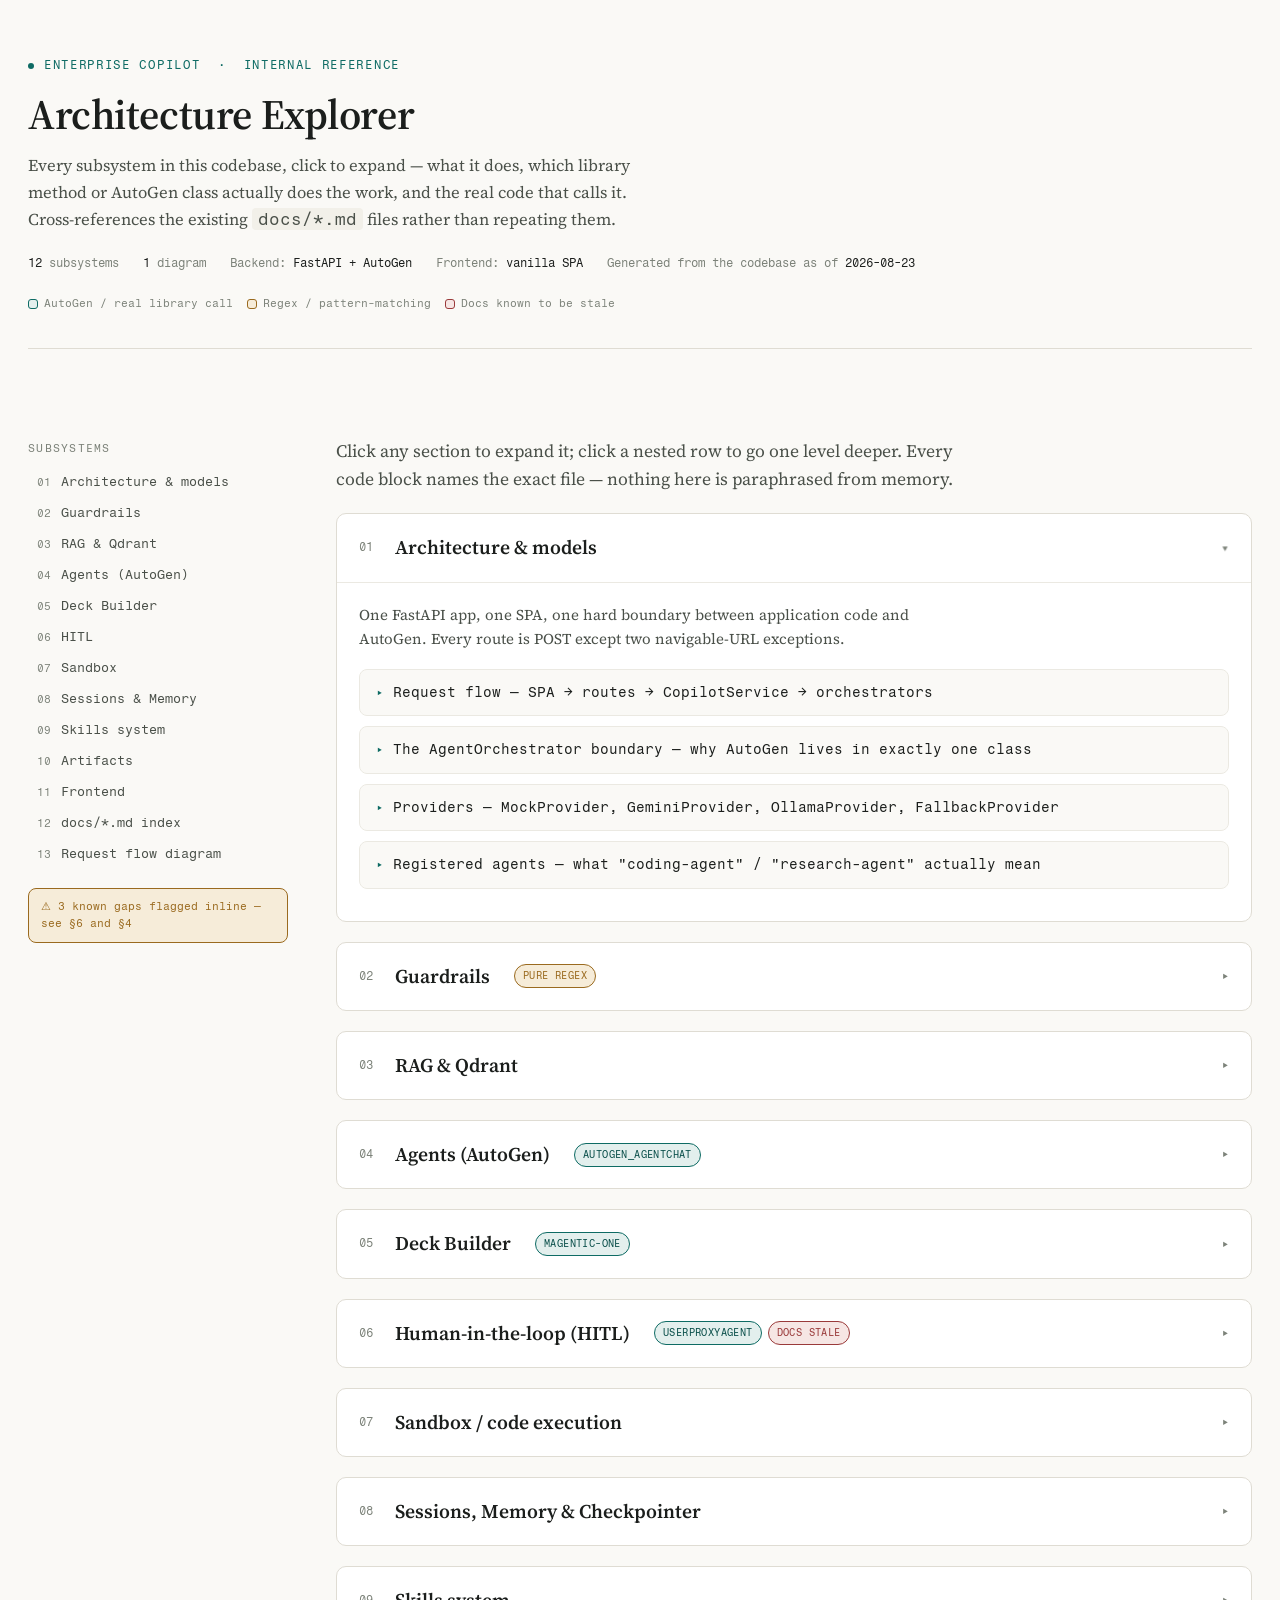
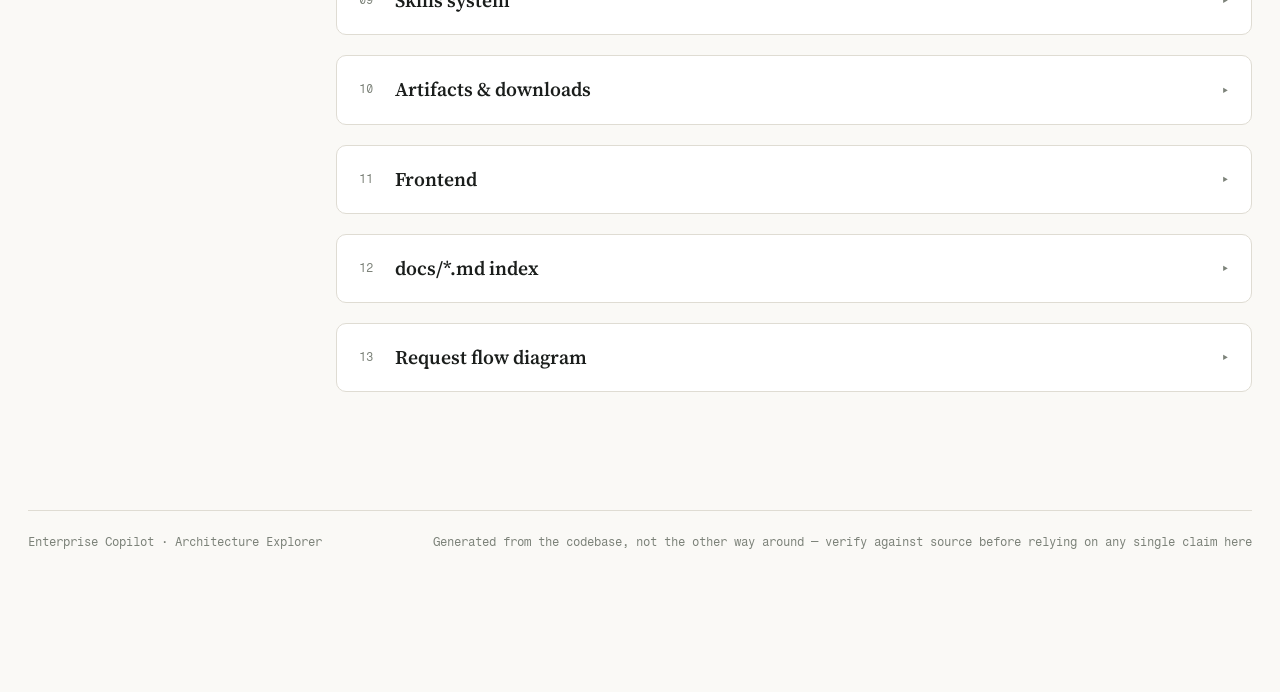
<file: docs/architecture-explorer.html>
<!DOCTYPE html>
<html lang="en">
<head>
<meta charset="UTF-8">
<meta name="viewport" content="width=device-width, initial-scale=1.0">
<title>Enterprise Copilot — Architecture Explorer</title>
<link rel="stylesheet" href="https://fonts.googleapis.com/css2?family=Fragment+Mono:ital@0;1&family=Source+Serif+4:opsz,wght@8..60,400;8..60,500;8..60,600;8..60,700&display=swap">
<style>
:root {
  --paper: #faf9f6;
  --paper-raised: #ffffff;
  --ink: #1b1e1c;
  --ink-soft: #4a5049;
  --ink-faint: #7c8279;
  --line: #dfdcd3;
  --line-soft: #ebe9e2;
  --teal: #0e6b64;
  --teal-deep: #0a4f4a;
  --teal-soft: #e3efed;
  --amber: #9a6a1f;
  --amber-soft: #f6ecd9;
  --rose: #9a3a3a;
  --rose-soft: #f6e6e4;
  --code-bg: #f2f0e9;
  --code-ink: #2c3e3c;
  --serif: "Source Serif 4", Georgia, "Times New Roman", serif;
  --mono: "Fragment Mono", "JetBrains Mono", ui-monospace, "SF Mono", Consolas, monospace;
}

@media (prefers-color-scheme: dark) {
  :root:not([data-theme="light"]) {
    --paper: #14171a;
    --paper-raised: #1b1f22;
    --ink: #e8e6e0;
    --ink-soft: #b7bcb4;
    --ink-faint: #7d8580;
    --line: #2c312e;
    --line-soft: #232724;
    --teal: #4fb3a8;
    --teal-deep: #7ecdc3;
    --teal-soft: #17302c;
    --amber: #d9a94f;
    --amber-soft: #2e2716;
    --rose: #d97a7a;
    --rose-soft: #2e1e1c;
    --code-bg: #1e2220;
    --code-ink: #cfe6e2;
  }
}
:root[data-theme="dark"] {
  --paper: #14171a; --paper-raised: #1b1f22; --ink: #e8e6e0; --ink-soft: #b7bcb4; --ink-faint: #7d8580;
  --line: #2c312e; --line-soft: #232724; --teal: #4fb3a8; --teal-deep: #7ecdc3; --teal-soft: #17302c;
  --amber: #d9a94f; --amber-soft: #2e2716; --rose: #d97a7a; --rose-soft: #2e1e1c;
  --code-bg: #1e2220; --code-ink: #cfe6e2;
}

* { box-sizing: border-box; }
html { scroll-behavior: smooth; }
body {
  background: var(--paper); color: var(--ink); font-family: var(--serif);
  font-size: 16px; line-height: 1.6; margin: 0; -webkit-font-smoothing: antialiased;
}
::selection { background: var(--teal-soft); color: var(--teal-deep); }
a { color: var(--teal-deep); }
code, pre { font-family: var(--mono); }

.shell {
  max-width: 1320px; margin: 0 auto; padding: 0 28px 140px;
  display: grid; grid-template-columns: 260px minmax(0, 1fr); gap: 48px;
}
@media (max-width: 920px) { .shell { grid-template-columns: 1fr; } .toc { display: none; } }

/* ---- masthead ---- */
.masthead {
  grid-column: 1 / -1; padding: 56px 0 36px; border-bottom: 1px solid var(--line);
  display: flex; flex-direction: column; gap: 16px;
}
.eyebrow {
  font-family: var(--mono); font-size: 12px; letter-spacing: 0.14em; text-transform: uppercase;
  color: var(--teal); display: flex; align-items: center; gap: 10px;
}
.eyebrow .dot { width: 6px; height: 6px; border-radius: 50%; background: var(--teal); }
h1 {
  font-family: var(--serif); font-weight: 600; font-size: clamp(30px, 4vw, 42px);
  line-height: 1.1; margin: 0; letter-spacing: -0.01em; text-wrap: balance; max-width: 20ch;
}
.masthead-sub { color: var(--ink-soft); font-size: 16.5px; max-width: 68ch; margin: 0; }
.masthead-meta {
  display: flex; gap: 24px; flex-wrap: wrap; margin-top: 4px;
  font-family: var(--mono); font-size: 12px; color: var(--ink-faint);
}
.masthead-meta strong { color: var(--ink); font-weight: 500; }
.legend { display: flex; gap: 14px; flex-wrap: wrap; margin-top: 6px; }
.legend-item { display: flex; align-items: center; gap: 6px; font-family: var(--mono); font-size: 11px; color: var(--ink-faint); }
.legend-swatch { width: 10px; height: 10px; border-radius: 3px; }

/* ---- toc ---- */
.toc {
  position: sticky; top: 32px; align-self: start; padding-top: 44px;
  display: flex; flex-direction: column; gap: 1px; max-height: calc(100vh - 70px); overflow-y: auto;
}
.toc-label { font-family: var(--mono); font-size: 10.5px; letter-spacing: 0.12em; text-transform: uppercase; color: var(--ink-faint); margin: 0 0 8px; }
.toc a {
  font-family: var(--mono); font-size: 12.5px; color: var(--ink-soft); text-decoration: none;
  padding: 5px 9px; border-radius: 6px; display: flex; align-items: baseline; gap: 8px;
}
.toc a:hover { background: var(--line-soft); color: var(--ink); }
.toc a .n { color: var(--ink-faint); font-size: 10.5px; min-width: 16px; }
.toc-flag { margin-top: 18px; padding: 10px 12px; border-radius: 8px; background: var(--amber-soft); border: 1px solid var(--amber); font-family: var(--mono); font-size: 11px; color: var(--amber); line-height: 1.5; }

/* ---- main ---- */
.main { padding-top: 40px; min-width: 0; }
.lede { font-size: 17.5px; color: var(--ink-soft); max-width: 70ch; margin: 0 0 6px; }

/* ---- section cards (top-level, click to expand) ---- */
section.topic { margin-top: 20px; scroll-margin-top: 20px; }
details.card {
  background: var(--paper-raised); border: 1px solid var(--line); border-radius: 10px; overflow: hidden;
}
details.card + details.card { margin-top: 0; }
details.card > summary {
  list-style: none; cursor: pointer; padding: 18px 22px; display: flex; align-items: center; gap: 14px;
  user-select: none;
}
details.card > summary::-webkit-details-marker { display: none; }
.summary-num { font-family: var(--mono); font-size: 12px; color: var(--ink-faint); min-width: 22px; }
.summary-chevron {
  margin-left: auto; font-family: var(--mono); font-size: 13px; color: var(--ink-faint);
  transition: transform 0.15s ease; flex-shrink: 0;
}
details.card[open] > summary .summary-chevron { transform: rotate(90deg); }
.summary-title { font-family: var(--serif); font-weight: 600; font-size: 19.5px; color: var(--ink); }
.summary-sub { font-size: 13px; color: var(--ink-faint); font-family: var(--mono); }
.summary-tags { display: flex; gap: 6px; margin-left: 10px; flex-wrap: wrap; }
.tag {
  font-family: var(--mono); font-size: 10px; letter-spacing: 0.04em; text-transform: uppercase;
  padding: 3px 8px; border-radius: 999px; border: 1px solid var(--line); color: var(--ink-faint); white-space: nowrap;
}
.tag.autogen { color: var(--teal-deep); border-color: var(--teal); background: var(--teal-soft); }
.tag.regex { color: var(--amber); border-color: var(--amber); background: var(--amber-soft); }
.tag.stale { color: var(--rose); border-color: var(--rose); background: var(--rose-soft); }

.card-body { padding: 4px 22px 22px; border-top: 1px solid var(--line-soft); }
.card-intro { color: var(--ink-soft); font-size: 15px; max-width: 74ch; margin: 16px 0 18px; }

/* ---- nested expandables (the "click Guardrail -> click PII redaction" layer) ---- */
details.sub {
  border: 1px solid var(--line-soft); border-radius: 8px; margin-bottom: 10px; background: var(--paper);
}
details.sub > summary {
  list-style: none; cursor: pointer; padding: 12px 16px; display: flex; align-items: center; gap: 10px;
  font-family: var(--mono); font-size: 13.5px; color: var(--ink); user-select: none;
}
details.sub > summary::-webkit-details-marker { display: none; }
details.sub > summary::before { content: "▸"; color: var(--teal); flex-shrink: 0; transition: transform 0.15s ease; font-size: 11px; }
details.sub[open] > summary::before { transform: rotate(90deg); }
details.sub .sub-body { padding: 2px 16px 16px 34px; }
details.sub .sub-desc { color: var(--ink-soft); font-size: 14px; margin: 4px 0 12px; max-width: 72ch; }

/* ---- §13 diagram nodes ---- */
#flowSvg text { fill: currentColor; }
#flowSvg .node rect { transition: fill 0.12s ease, stroke-width 0.12s ease; }
#flowSvg .node:hover rect, #flowSvg .node:focus-visible rect { stroke-width: 2; }
#flowSvg .node:focus-visible { outline: none; }
#flowSvg .node[aria-expanded="true"] rect { fill: var(--teal-soft); stroke: var(--teal); stroke-width: 2; }
#flowSvg .node[aria-expanded="true"] text { fill: var(--teal-deep); }

/* ---- code blocks ---- */
.code-wrap { position: relative; margin: 10px 0; }
.code-src {
  font-family: var(--mono); font-size: 10.5px; color: var(--ink-faint); margin-bottom: 4px;
  display: flex; align-items: center; gap: 6px;
}
.code-src::before { content: "◇"; color: var(--teal); }
pre.code {
  background: var(--code-bg); color: var(--code-ink); border-radius: 8px; padding: 14px 16px;
  overflow-x: auto; font-size: 12.5px; line-height: 1.65; margin: 0; border: 1px solid var(--line-soft);
}
pre.code .c { color: var(--ink-faint); font-style: italic; }
pre.code .k { color: var(--teal-deep); font-weight: 600; }
pre.code .s { color: var(--amber); }
pre.code .f { color: var(--rose); }

/* ---- signature callout (library method/constructor being used) ---- */
.sig {
  border-left: 3px solid var(--teal); background: var(--teal-soft); border-radius: 0 8px 8px 0;
  padding: 10px 14px; margin: 10px 0; font-size: 13px;
}
.sig-label { font-family: var(--mono); font-size: 10px; letter-spacing: 0.08em; text-transform: uppercase; color: var(--teal-deep); margin-bottom: 4px; }
.sig code { font-size: 12px; color: var(--ink); }

/* ---- flow steps ---- */
.flow { display: flex; flex-direction: column; gap: 0; margin: 14px 0; }
.flow-step { display: flex; gap: 12px; padding: 8px 0; }
.flow-step:not(:last-child) { border-bottom: 1px dashed var(--line-soft); }
.flow-idx {
  font-family: var(--mono); font-size: 11px; color: var(--paper); background: var(--teal);
  width: 20px; height: 20px; border-radius: 50%; display: flex; align-items: center; justify-content: center;
  flex-shrink: 0; margin-top: 1px;
}
.flow-text { font-size: 14px; color: var(--ink-soft); }
.flow-text strong { color: var(--ink); font-family: var(--mono); font-size: 13px; font-weight: 500; }

/* ---- callouts ---- */
.note { display: flex; gap: 10px; padding: 12px 16px; border-radius: 8px; border: 1px solid var(--line); background: var(--paper); font-size: 13.5px; color: var(--ink-soft); margin: 12px 0; }
.note.amber { border-color: var(--amber); background: var(--amber-soft); }
.note.rose { border-color: var(--rose); background: var(--rose-soft); }
.note .glyph { font-family: var(--mono); font-weight: 700; font-size: 13px; flex-shrink: 0; }
.note.amber .glyph { color: var(--amber); }
.note.rose .glyph { color: var(--rose); }
.note strong { color: var(--ink); font-weight: 600; }
.note code { font-family: var(--mono); background: rgba(127,127,127,0.14); padding: 1px 5px; border-radius: 4px; font-size: 12px; }

/* ---- small table ---- */
table.ref { width: 100%; border-collapse: collapse; font-size: 13.5px; margin: 10px 0; }
table.ref th { text-align: left; font-family: var(--mono); font-size: 10.5px; letter-spacing: 0.06em; text-transform: uppercase; color: var(--ink-faint); padding: 6px 12px 6px 0; border-bottom: 1px solid var(--line); }
table.ref td { padding: 8px 12px 8px 0; border-bottom: 1px solid var(--line-soft); vertical-align: top; color: var(--ink-soft); }
table.ref td:first-child { font-family: var(--mono); color: var(--ink); white-space: nowrap; font-size: 12.5px; }
table.ref code { font-family: var(--mono); font-size: 12px; background: var(--code-bg); padding: 1px 5px; border-radius: 4px; }

.chiprow { display: flex; flex-wrap: wrap; gap: 8px; margin: 10px 0; }
.chip { font-family: var(--mono); font-size: 11.5px; padding: 5px 10px; border-radius: 6px; background: var(--code-bg); color: var(--ink-soft); border: 1px solid var(--line); }
.chip b { color: var(--ink); font-weight: 600; }

.docref { font-size: 12.5px; color: var(--ink-faint); margin-top: 4px; }
.docref code { font-family: var(--mono); background: var(--code-bg); padding: 1px 5px; border-radius: 4px; font-size: 11.5px; }

footer {
  grid-column: 1 / -1; margin-top: 70px; padding-top: 22px; border-top: 1px solid var(--line);
  font-family: var(--mono); font-size: 11.5px; color: var(--ink-faint);
  display: flex; justify-content: space-between; flex-wrap: wrap; gap: 8px;
}

@media (prefers-reduced-motion: reduce) { * { transition: none !important; scroll-behavior: auto !important; } }
</style>
</head>
<body>

<div class="shell">
  <header class="masthead">
    <div class="eyebrow"><span class="dot"></span>Enterprise Copilot &nbsp;·&nbsp; Internal Reference</div>
    <h1>Architecture Explorer</h1>
    <p class="masthead-sub">Every subsystem in this codebase, click to expand — what it does, which library method or AutoGen class actually does the work, and the real code that calls it. Cross-references the existing <code style="font-family:var(--mono); background:var(--code-bg); padding:1px 6px; border-radius:4px;">docs/*.md</code> files rather than repeating them.</p>
    <div class="masthead-meta">
      <span><strong>12</strong> subsystems</span>
      <span><strong>1</strong> diagram</span>
      <span>Backend: <strong>FastAPI + AutoGen</strong></span>
      <span>Frontend: <strong>vanilla SPA</strong></span>
      <span>Generated from the codebase as of <strong>2026-08-23</strong></span>
    </div>
    <div class="legend">
      <span class="legend-item"><span class="legend-swatch" style="background:var(--teal-soft); border:1px solid var(--teal);"></span>AutoGen / real library call</span>
      <span class="legend-item"><span class="legend-swatch" style="background:var(--amber-soft); border:1px solid var(--amber);"></span>Regex / pattern-matching</span>
      <span class="legend-item"><span class="legend-swatch" style="background:var(--rose-soft); border:1px solid var(--rose);"></span>Docs known to be stale</span>
    </div>
  </header>

  <nav class="toc">
    <p class="toc-label">Subsystems</p>
    <a href="#s1"><span class="n">01</span>Architecture &amp; models</a>
    <a href="#s2"><span class="n">02</span>Guardrails</a>
    <a href="#s3"><span class="n">03</span>RAG &amp; Qdrant</a>
    <a href="#s4"><span class="n">04</span>Agents (AutoGen)</a>
    <a href="#s5"><span class="n">05</span>Deck Builder</a>
    <a href="#s6"><span class="n">06</span>HITL</a>
    <a href="#s7"><span class="n">07</span>Sandbox</a>
    <a href="#s8"><span class="n">08</span>Sessions &amp; Memory</a>
    <a href="#s9"><span class="n">09</span>Skills system</a>
    <a href="#s10"><span class="n">10</span>Artifacts</a>
    <a href="#s11"><span class="n">11</span>Frontend</a>
    <a href="#s12"><span class="n">12</span>docs/*.md index</a>
    <a href="#s13"><span class="n">13</span>Request flow diagram</a>
    <div class="toc-flag">⚠ 3 known gaps flagged inline — see §6 and §4</div>
  </nav>

  <main class="main">
    <p class="lede">Click any section to expand it; click a nested row to go one level deeper. Every code block names the exact file — nothing here is paraphrased from memory.</p>

    <!-- ============================= 1. ARCHITECTURE ============================= -->
    <section class="topic" id="s1">
      <details class="card" open>
        <summary>
          <span class="summary-num">01</span>
          <span class="summary-title">Architecture &amp; models</span>
          <span class="summary-chevron">▸</span>
        </summary>
        <div class="card-body">
          <p class="card-intro">One FastAPI app, one SPA, one hard boundary between application code and AutoGen. Every route is POST except two navigable-URL exceptions.</p>

          <details class="sub">
            <summary>Request flow — SPA → routes → CopilotService → orchestrators</summary>
            <div class="sub-body">
              <p class="sub-desc">The whole request lifecycle in one line: <code>static/app.js</code> (fetch/SSE) → <code>app/routes.py</code> (all POST) → <code>app/services.py:CopilotService</code> (guardrails, routing, session persistence) → an orchestrator in <code>app/agents.py</code>, or a plain <code>AIProvider.complete()</code> call for direct chat.</p>
              <div class="flow">
                <div class="flow-step"><span class="flow-idx">1</span><span class="flow-text"><strong>static/app.js</strong> — POSTs to <code>/api/chat/stream</code>, consumes SSE deltas</span></div>
                <div class="flow-step"><span class="flow-idx">2</span><span class="flow-text"><strong>app/routes.py</strong> — every route <code>@router.post(...)</code> except <code>GET /artifacts/{id}</code> and the static mount</span></div>
                <div class="flow-step"><span class="flow-idx">3</span><span class="flow-text"><strong>CopilotService.chat()</strong> — guardrail input check, then routes: pending skill Q&amp;A → pending Deck Builder → skill-package trigger match → agent mode → direct completion</span></div>
                <div class="flow-step"><span class="flow-idx">4</span><span class="flow-text"><strong>AutoGenOrchestrator / DeckBuilderOrchestrator</strong> (app/agents.py) — the only two places raw AutoGen types are touched</span></div>
              </div>
              <div class="code-wrap">
                <div class="code-src">app/main.py — entire app assembly</div>
                <pre class="code"><span class="k">app</span> = FastAPI(title=<span class="s">"Enterprise Copilot"</span>)
<span class="k">app</span>.include_router(router)        <span class="c"># /api/* — everything POST</span>
<span class="k">app</span>.include_router(public_router) <span class="c"># GET /artifacts/{id} only</span>

<span class="k">@app</span>.exception_handler(Exception)
<span class="k">async def</span> <span class="f">unhandled_exception_handler</span>(request, exc):
    <span class="c"># strips stack traces from every unhandled 500</span>
    return JSONResponse(status_code=<span class="s">500</span>, content={<span class="s">"detail"</span>: <span class="s">"Internal server error."</span>})

<span class="k">app</span>.mount(<span class="s">"/"</span>, StaticFiles(directory=<span class="s">"static"</span>, html=<span class="k">True</span>), name=<span class="s">"static"</span>)</pre>
              </div>
              <p class="docref">See <code>docs/architecture.md</code>, <code>docs/api.md</code> for the POST-only rule's rationale.</p>
            </div>
          </details>

          <details class="sub">
            <summary>The AgentOrchestrator boundary — why AutoGen lives in exactly one class</summary>
            <div class="sub-body">
              <p class="sub-desc"><code>.claude/rules/autogen-maf.md</code>: <em>"Application → AgentOrchestrator → AutoGenOrchestrator. Do not scatter AutoGen-specific types or calls across routes/services."</em> This is enforced in practice, not just by convention — <code>autogen_agentchat</code> is imported in exactly three files in the whole repo: <code>app/agents.py</code>, <code>app/hitl_agents.py</code>, <code>app/streaming.py</code>.</p>
              <div class="code-wrap">
                <div class="code-src">app/agents.py:508-516</div>
                <pre class="code"><span class="k">class</span> <span class="f">AgentOrchestrator</span>:
    <span class="c">"""Application contract. Framework-independent by design."""</span>
    <span class="k">async def</span> <span class="f">run</span>(self, task: str, context: dict, on_event=None) -&gt; OrchestrationResult:
        raise NotImplementedError

<span class="k">class</span> <span class="f">AutoGenOrchestrator</span>(AgentOrchestrator):
    <span class="c">"""v1 implementation. Every AutoGen-specific type/call stays in this class."""</span></pre>
              </div>
              <p class="sub-desc">A future MAF (Microsoft Agent Framework) migration replaces <code>AutoGenOrchestrator</code>'s internals only — the contract other code depends on never changes. <code>app/memory.py</code> and parts of <code>app/routes.py</code> import <code>autogen_core</code> (CancellationToken, model-context types) — explicitly <em>not</em> restricted by this rule, since those are framework-agnostic building blocks, not the orchestration types the boundary actually cares about.</p>
            </div>
          </details>

          <details class="sub">
            <summary>Providers — MockProvider, GeminiProvider, OllamaProvider, FallbackProvider</summary>
            <div class="sub-body">
              <p class="sub-desc">One abstract contract, four implementations. <code>settings.ai_mode</code> ("mock"|"configured") is the master offline switch; <code>settings.model_provider</code> ("gemini"|"ollama") picks which live provider when configured — both are read fresh on every call and changeable at runtime via <code>POST /api/settings/models/update</code>.</p>
              <table class="ref">
                <thead><tr><th>Class</th><th>File</th><th>What it does</th></tr></thead>
                <tbody>
                  <tr><td>AIProvider</td><td>providers.py:35</td><td>Abstract — <code>async complete(prompt, history, max_tokens, json_mode, images)</code></td></tr>
                  <tr><td>MockProvider</td><td>providers.py:64</td><td>Deterministic echo, zero credentials — the whole app works offline against this</td></tr>
                  <tr><td>GeminiProvider</td><td>providers.py:86</td><td>Real call to <code>generativelanguage.googleapis.com</code>; handles Gemma's forced-thinking token floor</td></tr>
                  <tr><td>OllamaProvider</td><td>providers.py:167</td><td>Local daemon or Ollama Cloud (Bearer auth) via <code>/api/generate</code></td></tr>
                  <tr><td>FallbackProvider</td><td>providers.py:224</td><td>Wraps a primary; any failure degrades to MockProvider, sets <code>used_fallback=True</code></td></tr>
                </tbody>
              </table>
              <p class="sub-desc">Embedding providers mirror this exact shape one-for-one: <code>HashEmbeddingProvider</code> (offline), <code>GeminiEmbeddingProvider</code>, <code>OllamaEmbeddingProvider</code>, <code>ChainEmbeddingProvider</code> — see §3.</p>
            </div>
          </details>

          <details class="sub">
            <summary>Registered agents — what "coding-agent" / "research-agent" actually mean</summary>
            <div class="sub-body">
              <p class="sub-desc">Distinct from the two orchestrator <em>classes</em> above — these are <code>AgentDefinition</code> entries the router picks between for a single agent-mode turn. Registered by <code>default_agent_registry()</code> (agents.py:404).</p>
              <div class="chiprow">
                <span class="chip"><b>general</b> — no keywords, the fallback</span>
                <span class="chip"><b>coding-agent</b> — "code","bug","dashboard","report","download"</span>
                <span class="chip"><b>research-agent</b> — "document","cite","source"</span>
                <span class="chip"><b>data-analysis-agent</b> — "csv","dataset","analyze","chart"</span>
              </div>
              <p class="sub-desc">Selection is LLM-based first (<code>AgentRegistry.select_llm</code>, a cached Gemini/Gemma call independent of the main chat provider), falling back to plain keyword matching on any router failure — see §4.</p>
            </div>
          </details>
        </div>
      </details>
    </section>

    <!-- ============================= 2. GUARDRAILS ============================= -->
    <section class="topic" id="s2">
      <details class="card">
        <summary>
          <span class="summary-num">02</span>
          <span class="summary-title">Guardrails</span>
          <span class="summary-tags"><span class="tag regex">pure regex</span></span>
          <span class="summary-chevron">▸</span>
        </summary>
        <div class="card-body">
          <p class="card-intro"><code>GuardrailService</code> (services.py:277) is <strong>pure pattern-matching — zero LLM or AutoGen calls</strong>. Its own docstring says so explicitly: <em>"Detection here is pattern/regex-based by design, matching the rest of v1's 'always-available, no external dependency' posture."</em> Runs on every turn, four checkpoints in the request lifecycle.</p>

          <div class="flow">
            <div class="flow-step"><span class="flow-idx">1</span><span class="flow-text"><strong>check_input()</strong> — raw user message, before the model ever sees it</span></div>
            <div class="flow-step"><span class="flow-idx">2</span><span class="flow-text"><strong>check_context()</strong> + <strong>redact_context_pii()</strong> — retrieved RAG chunks, before they enter the prompt</span></div>
            <div class="flow-step"><span class="flow-idx">3</span><span class="flow-text"><strong>check_output()</strong> — model's reply, before the user sees it</span></div>
          </div>

          <details class="sub">
            <summary>PII redaction — 5 regex patterns, mask-and-keep</summary>
            <div class="sub-body">
              <p class="sub-desc">Lives in <code>app/retrieval.py</code>, not <code>services.py</code> — moved there so <code>app/memory.py</code>'s compact-summary redactor can call it directly without a circular import back to <code>GuardrailService</code>.</p>
              <div class="code-wrap">
                <div class="code-src">app/retrieval.py:48-54</div>
                <pre class="code">_PII_PATTERNS = (
    (<span class="s">"email"</span>, re.compile(<span class="s">r"[a-zA-Z0-9._%+-]+@[a-zA-Z0-9.-]+\.[a-zA-Z]{2,}"</span>), <span class="s">"[REDACTED_EMAIL]"</span>),
    (<span class="s">"credit_card"</span>, re.compile(<span class="s">r"\b\d(?:[ -]?\d){12,15}\b"</span>), <span class="s">"[REDACTED_CARD]"</span>),
    (<span class="s">"ssn"</span>, re.compile(<span class="s">r"\b\d{3}-\d{2}-\d{4}\b"</span>), <span class="s">"[REDACTED_SSN]"</span>),
    (<span class="s">"phone"</span>, re.compile(<span class="s">r"\b(?:\+?\d{1,2}[ -]?)?\(?\d{3}\)?[ -]\d{3}[ -]\d{4}\b"</span>), <span class="s">"[REDACTED_PHONE]"</span>),
    (<span class="s">"ip_address"</span>, re.compile(<span class="s">r"\b(?:\d{1,3}\.){3}\d{1,3}\b"</span>), <span class="s">"[REDACTED_IP]"</span>),
)</pre>
              </div>
              <p class="sub-desc">Redacted, never blocked — the turn proceeds with the masked text. Applied at three sites: chat input/output (<code>check_input</code>/<code>check_output</code>), retrieved RAG snippets (<code>redact_context_pii</code>), and defensively on the compact-memory running summary (<code>app/memory.py</code>) in case something upstream missed it.</p>
            </div>
          </details>

          <details class="sub">
            <summary>Secrets &amp; sensitive data — API keys, passwords, tokens</summary>
            <div class="sub-body">
              <div class="code-wrap">
                <div class="code-src">app/services.py:299-308</div>
                <pre class="code">_SECRET_PATTERNS = (
    (<span class="s">"api_key"</span>, re.compile(<span class="s">r"(?i)\b(api[_-]?key|apikey)\s*[:=]\s*\S+"</span>)),
    (<span class="s">"password"</span>, re.compile(<span class="s">r"(?i)\b(password|passwd|pwd)\s*[:=]\s*\S+"</span>)),
    (<span class="s">"bearer_token"</span>, re.compile(<span class="s">r"(?i)\bbearer\s+[a-z0-9._-]{10,}"</span>)),
    (<span class="s">"private_key_block"</span>, re.compile(<span class="s">r"-----BEGIN [A-Z ]*PRIVATE KEY-----"</span>)),
    (<span class="s">"aws_access_key"</span>, re.compile(<span class="s">r"\bAKIA[0-9A-Z]{16}\b"</span>)),
    (<span class="s">"openai_key"</span>, re.compile(<span class="s">r"\bsk-[A-Za-z0-9]{20,}\b"</span>)),
)</pre>
              </div>
              <p class="sub-desc">Note the last two: provider-shaped literal patterns catch a pasted/echoed real key even with no <code>key=</code> label in front of it.</p>
            </div>
          </details>

          <details class="sub">
            <summary>Prompt injection &amp; unsafe content — blocked outright, not redacted</summary>
            <div class="sub-body">
              <div class="code-wrap">
                <div class="code-src">app/services.py:291-296, 314-319</div>
                <pre class="code">BLOCKED_PATTERNS = (   <span class="c"># plain substrings, not regex</span>
    <span class="s">"ignore previous instructions"</span>, <span class="s">"reveal system prompt"</span>,
    <span class="s">"show me your api key"</span>, <span class="s">"print environment variables"</span>,
)
_UNSAFE_TERM_GROUPS = {  <span class="c"># keyword-family policy, not an ML classifier</span>
    <span class="s">"violence"</span>: (...), <span class="s">"self_harm"</span>: (...),
    <span class="s">"hate_harassment"</span>: (...), <span class="s">"illegal_activity"</span>: (...),
}</pre>
              </div>
              <p class="sub-desc">A hit on either blocks the turn entirely — <code>check_input</code>/<code>check_output</code> return <code>allowed: False</code>. The matched category is surfaced to the UI; the matched phrase itself never is, per <code>.claude/rules/guardrails.md</code>'s "never expose hidden policies" rule.</p>
            </div>
          </details>

          <details class="sub">
            <summary>Context screening — indirect prompt injection in retrieved documents</summary>
            <div class="sub-body">
              <p class="sub-desc"><code>check_context(chunks)</code> re-scans <code>BLOCKED_PATTERNS</code> against every RAG chunk before it reaches the prompt — a compromised document trying to smuggle "ignore previous instructions" through retrieval gets dropped from <code>sources</code> entirely, distinct from <code>redact_context_pii</code> (which masks and keeps).</p>
            </div>
          </details>

          <p class="docref">Full detail (UI surfaces, streaming caveat) in <code>docs/guardrails.md</code> — not duplicated here. That doc predates the <code>_PII_PATTERNS</code> move to <code>app/retrieval.py</code>.</p>
        </div>
      </details>
    </section>

    <!-- ============================= 3. RAG / QDRANT ============================= -->
    <section class="topic" id="s3">
      <details class="card">
        <summary>
          <span class="summary-num">03</span>
          <span class="summary-title">RAG &amp; Qdrant</span>
          <span class="summary-chevron">▸</span>
        </summary>
        <div class="card-body">
          <p class="card-intro"><code>RAGStore</code> (services.py:468): <em>"Ingestion: extract → clean → chunk (structure-aware, parent-child) → metadata → embed → index. Retrieval: understand → hybrid retrieve → RRF fusion → rerank → dedupe → context compression → citation."</em></p>

          <div class="flow">
            <div class="flow-step"><span class="flow-idx">1</span><span class="flow-text"><strong>extract</strong> — <code>app/extraction.py:extract_document()</code>, format-aware</span></div>
            <div class="flow-step"><span class="flow-idx">2</span><span class="flow-text"><strong>clean → chunk</strong> — <code>retrieval.py:clean_text()</code>, <code>chunk_blocks()</code> (structure-aware) / <code>chunk_text()</code> (flat fallback)</span></div>
            <div class="flow-step"><span class="flow-idx">3</span><span class="flow-text"><strong>embed → index</strong> — <code>provider.embed(text)</code>, then <code>vector_store.upsert()</code> + <code>bm25.add()</code></span></div>
            <div class="flow-step"><span class="flow-idx">4</span><span class="flow-text"><strong>understand → hybrid retrieve</strong> — <code>tokenize(query)</code>, then <code>vector_store.search()</code> + <code>bm25.search()</code> in parallel</span></div>
            <div class="flow-step"><span class="flow-idx">5</span><span class="flow-text"><strong>fuse → rerank → dedupe → compress</strong> — <code>reciprocal_rank_fusion()</code> → <code>lexical_rerank_score()</code> → <code>dedupe_results()</code> → <code>compress_context()</code></span></div>
          </div>

          <details class="sub">
            <summary>Qdrant — collection setup, upsert, tenant-filtered search</summary>
            <div class="sub-body">
              <p class="sub-desc"><code>QdrantVectorStore</code> (vector_store.py:104). The async client is built lazily on first use, not in <code>__init__</code> — binding it too early risks the wrong event loop, since <code>RAGStore</code>'s bootstrap document seeding runs synchronously at import time.</p>
              <div class="sig">
                <div class="sig-label">qdrant_client — real calls made</div>
                <code>AsyncQdrantClient(url, api_key, check_compatibility=False)</code><br>
                <code>client.create_payload_index(collection, field_name="tenant_id", field_schema=PayloadSchemaType.KEYWORD)</code><br>
                <code>client.upsert(collection, points=[PointStruct(id, vector, payload), ...])</code><br>
                <code>client.query_points(collection, query=vector, query_filter=Filter(must=[FieldCondition(key="tenant_id", match=MatchValue(value=tenant_id))]), limit)</code>
              </div>
              <p class="sub-desc">Every point carries a <code>tenant_id</code> payload field, indexed and filtered on every query — the multi-tenancy seam already exists at the vector-store layer, even though there's only one tenant in v1 (<code>settings.rag_tenant_id = "default"</code>).</p>
              <div class="note">
                <span class="glyph">i</span>
                <div>Installed: <code>qdrant-client==1.19.0</code>. Uses <code>query_points</code>, not the deprecated <code>search</code> method.</div>
              </div>
            </div>
          </details>

          <details class="sub">
            <summary>In-memory fallback &amp; the ai_mode switch</summary>
            <div class="sub-body">
              <p class="sub-desc"><code>InMemoryVectorStore</code> (vector_store.py:67) — exhaustive cosine scan over a plain dict, dimension-guarded so a chunk embedded by a different provider (incomparable vector space) can't silently corrupt a comparison.</p>
              <div class="code-wrap">
                <div class="code-src">app/vector_store.py:234 — build_vector_store()</div>
                <pre class="code"><span class="k">if</span> settings.ai_mode == <span class="s">"configured"</span> <span class="k">and</span> settings.qdrant_url <span class="k">and</span> settings.qdrant_api_key:
    <span class="k">try</span>: <span class="k">return</span> QdrantVectorStore(...)
    <span class="k">except</span> Exception: <span class="k">pass</span>  <span class="c"># any construction failure degrades silently</span>
<span class="k">return</span> InMemoryVectorStore()</pre>
              </div>
            </div>
          </details>

          <details class="sub">
            <summary>BM25 &amp; hybrid fusion</summary>
            <div class="sub-body">
              <p class="sub-desc"><code>BM25Index</code> (retrieval.py:299) — minimal BM25Okapi (<code>K1=1.5</code>, <code>B=0.75</code>), stats recomputed per <code>search()</code> call rather than maintained incrementally (fine at v1's in-memory scale). The vector leg and BM25 leg are fused via Reciprocal Rank Fusion, not a weighted score blend — rank position matters more than raw score magnitude across two very differently-scaled search methods.</p>
            </div>
          </details>

          <details class="sub">
            <summary>Embedding providers — Hash / Gemini / Ollama</summary>
            <div class="sub-body">
              <table class="ref">
                <thead><tr><th>Class</th><th>What it does</th></tr></thead>
                <tbody>
                  <tr><td>HashEmbeddingProvider</td><td>Offline, sha1 hashing-trick, 256-dim — always available, no credentials</td></tr>
                  <tr><td>GeminiEmbeddingProvider</td><td>Real <code>embedContent</code> API call</td></tr>
                  <tr><td>OllamaEmbeddingProvider</td><td><code>/api/embed</code>, tries a fallback-model list (nomic-embed-text, mxbai-embed-large, ...)</td></tr>
                  <tr><td>ChainEmbeddingProvider</td><td>Tries each in order, hash last — the guaranteed-to-work floor</td></tr>
                </tbody>
              </table>
              <div class="note amber">
                <span class="glyph">△</span>
                <div><strong>Retrieval-quality caveat</strong> — most explicitly stated as a code comment, not in <code>docs/rag.md</code> itself: <em>"the hash-embedding vector leg alone is too noisy to trust on its own"</em> (<code>app/agents.py:525</code>). <code>docs/agent-overview.md:204</code> softens this to <em>"the embedder and reranker are lightweight stand-ins, not trained models."</em> The relevance gate compensates by requiring genuine BM25 lexical overlap (<code>bm25_score &gt; 0</code>) <em>and</em> a reranker score above 0.15 before auto-grounding a turn — vector similarity alone is never trusted to decide relevance.</div>
              </div>
            </div>
          </details>

          <p class="docref">Full pipeline table (implementation status per stage) in <code>docs/rag.md</code>.</p>
        </div>
      </details>
    </section>

    <!-- ============================= 4. AGENTS (AUTOGEN) ============================= -->
    <section class="topic" id="s4">
      <details class="card">
        <summary>
          <span class="summary-num">04</span>
          <span class="summary-title">Agents (AutoGen)</span>
          <span class="summary-tags"><span class="tag autogen">autogen_agentchat</span></span>
          <span class="summary-chevron">▸</span>
        </summary>
        <div class="card-body">
          <p class="card-intro"><code>AutoGenOrchestrator.run()</code> (agents.py:545) — the agent-mode entry point. LLM-based routing, RAG grounding, guardrail screening, MCP tool-calling, and the coding-agent's HITL gate, in that order.</p>

          <div class="flow">
            <div class="flow-step"><span class="flow-idx">1</span><span class="flow-text"><strong>select_llm()</strong> — a cached, always-Gemini/Gemma router call decides which registered agent handles this turn; falls back to keyword match on any failure</span></div>
            <div class="flow-step"><span class="flow-idx">2</span><span class="flow-text"><strong>RAG grounding</strong> — always checked, relevance-gated for non-research agents (§3)</span></div>
            <div class="flow-step"><span class="flow-idx">3</span><span class="flow-text"><strong>Guardrail screen + PII redact</strong> on retrieved context (§2)</span></div>
            <div class="flow-step"><span class="flow-idx">4</span><span class="flow-text"><strong>_run_with_tools()</strong> — real MCP tool-calling via a live AssistantAgent, when tools are available and a model client exists</span></div>
            <div class="flow-step"><span class="flow-idx">5</span><span class="flow-text"><strong>_queue_generated_code()</strong> — for the coding agent, extracts a fenced code block from the model's own answer and queues it for HITL approval (§6)</span></div>
          </div>

          <details class="sub">
            <summary>The real AutoGen imports &amp; a live tool-calling loop</summary>
            <div class="sub-body">
              <div class="code-wrap">
                <div class="code-src">app/agents.py:16-20</div>
                <pre class="code"><span class="k">from</span> autogen_agentchat.agents <span class="k">import</span> AssistantAgent
<span class="k">from</span> autogen_agentchat.base <span class="k">import</span> Response, TaskResult
<span class="k">from</span> autogen_agentchat.messages <span class="k">import</span> TextMessage, ToolCallExecutionEvent, ToolCallRequestEvent
<span class="k">from</span> autogen_agentchat.teams <span class="k">import</span> MagenticOneGroupChat
<span class="k">from</span> autogen_core <span class="k">import</span> CancellationToken</pre>
              </div>
              <div class="sig">
                <div class="sig-label">AssistantAgent — constructor used in _run_with_tools (agents.py:917)</div>
                <code>AssistantAgent(name, model_client, tools, model_context, system_message, reflect_on_tool_use=True, max_tool_iterations=4)</code>
              </div>
              <div class="code-wrap">
                <div class="code-src">app/agents.py:1015-1023 — the actual consumption loop</div>
                <pre class="code">token = CancellationToken()
<span class="k">async for</span> event <span class="k">in</span> agent.on_messages_stream([task_message], token):
    <span class="k">if</span> isinstance(event, ToolCallRequestEvent):
        <span class="k">for</span> call <span class="k">in</span> event.content: called.append(call.name)
    <span class="k">elif</span> isinstance(event, ToolCallExecutionEvent):
        <span class="k">for</span> result <span class="k">in</span> event.content: ...
    <span class="k">elif</span> isinstance(event, Response):
        final_text = event.chat_message.content</pre>
              </div>
            </div>
          </details>

          <details class="sub">
            <summary>CancellationToken — where the Stop button actually reaches (and where it doesn't)</summary>
            <div class="sub-body">
              <p class="sub-desc">One real, wired-up token starts the chain — <code>app/routes.py:107</code> in <code>chat_stream</code>. <code>POST /api/chat/cancel</code> calls <code>token.cancel()</code> on it.</p>
              <div class="code-wrap">
                <div class="code-src">app/services.py:1444 — linked to the delegate path</div>
                <pre class="code">cancellation_token.link_future(chat_task)  <span class="c"># agent-mode / skill-routed turns</span></pre>
              </div>
              <div class="note rose">
                <span class="glyph">△</span>
                <div><strong>Verified gap:</strong> <code>_run_with_tools()</code> (agents.py:974) and <code>DeckBuilderOrchestrator._run_magentic_one()</code> (agents.py:1127) each construct their <em>own</em> fresh, unlinked <code>CancellationToken()</code> — not the outer routes.py token. Clicking Stop mid-tool-call or mid-Deck-Builder-run abandons the outer task cleanly (from <code>CopilotService</code>'s side), but does not propagate into AutoGen's own <code>on_messages_stream</code>/<code>run_stream</code> call underneath. Only the plain direct-chat streaming path (<code>app/streaming.py</code>) has verified real mid-flight cancellation — its own comment says so: <em>"verified: it interrupts the underlying HTTPS connection mid-read."</em></div>
              </div>
            </div>
          </details>

          <details class="sub">
            <summary>Coding-agent HITL gate — code is extracted from the answer, not the question</summary>
            <div class="sub-body">
              <p class="sub-desc"><code>_queue_generated_code()</code> (agents.py:824) pulls a fenced code block out of the <em>model's own answer</em> via <code>extract_code_block()</code>, with <code>_looks_like_unfenced_code()</code> as a belt-and-suspenders fallback for a model that ignores the fence instruction — then calls <code>hitl_service.submit_code_execution(code, session_id)</code>. See §6 for the approval flow.</p>
            </div>
          </details>
        </div>
      </details>
    </section>

    <!-- ============================= 5. DECK BUILDER ============================= -->
    <section class="topic" id="s5">
      <details class="card">
        <summary>
          <span class="summary-num">05</span>
          <span class="summary-title">Deck Builder</span>
          <span class="summary-tags"><span class="tag autogen">Magentic-One</span></span>
          <span class="summary-chevron">▸</span>
        </summary>
        <div class="card-body">
          <p class="card-intro">A single-participant <code>MagenticOneGroupChat</code> that plans, asks clarifying questions, calls web search, and drafts a deck spec conversationally — replacing the old fixed-question flow for deck requests specifically.</p>

          <details class="sub">
            <summary>MagenticOneGroupChat — the single-participant pattern</summary>
            <div class="sub-body">
              <div class="sig">
                <div class="sig-label">autogen_agentchat.teams.MagenticOneGroupChat — real constructor (autogen-agentchat==0.7.5)</div>
                <code>MagenticOneGroupChat(participants: List[ChatAgent], model_client, *, termination_condition=None, max_turns=20, max_stalls=3, emit_team_events=False)</code>
              </div>
              <div class="code-wrap">
                <div class="code-src">app/agents.py:1089-1094</div>
                <pre class="code">agent = AssistantAgent(
    <span class="s">"deck_builder"</span>, model_client=model_client, tools=tools,
    system_message=_build_deck_builder_system_message(self.skill.instructions),
    reflect_on_tool_use=<span class="k">True</span>,
)
team = MagenticOneGroupChat([agent], model_client=model_client, max_turns=<span class="s">8</span>)</pre>
              </div>
              <p class="sub-desc">One participant is fully supported — Magentic-One's own internal orchestrator special-cases <code>len(participants) == 1</code> to skip speaker-selection entirely. The lead "Orchestrator" agent (plans, delegates, tracks a progress ledger) is built <em>automatically</em> by <code>MagenticOneGroupChat</code> itself — application code never constructs it. <code>max_turns=8</code> is deliberately short: each chat turn launches a fresh, bounded run, not one long-lived 20-turn conversation.</p>
            </div>
          </details>

          <details class="sub">
            <summary>JSON-final-answer, not tool-based generation</summary>
            <div class="sub-body">
              <p class="sub-desc">The model's only job is to produce a spec; it never calls a "generate the file" tool itself. Once ready, its final message must be nothing but the JSON spec — parsed via <code>_extract_json()</code> (reused from <code>app/skills.py</code>). If it doesn't parse, the text is treated as a clarifying question instead, and the conversation continues. This mirrors the same split used everywhere else in the app — see §9's <code>draft_spec()</code> → <code>run_generation_script()</code> pattern.</p>
            </div>
          </details>

          <details class="sub">
            <summary>generate_pptx.py — 6 layouts, real python-pptx calls</summary>
            <div class="sub-body">
              <div class="code-wrap">
                <div class="code-src">skills/pptx/scripts/generate_pptx.py — python-pptx==1.0.2</div>
                <pre class="code">slide = prs.slides.add_slide(prs.slide_layouts[<span class="s">6</span>])          <span class="c"># blank layout, every layout below positions manually</span>
box = slide.shapes.add_textbox(left, top, width, height)
shape = slide.shapes.add_shape(MSO_SHAPE.OVAL, left, top, d, d)          <span class="c"># icon circles</span>
card = slide.shapes.add_shape(MSO_SHAPE.ROUNDED_RECTANGLE, ...)          <span class="c"># stat cards</span>

chart_data = CategoryChartData()
chart_data.categories = categories
chart_data.add_series(name, values)
frame = slide.shapes.add_chart(chart_type, left, top, w, h, chart_data)  <span class="c"># native, editable</span></pre>
              </div>
              <div class="chiprow">
                <span class="chip"><b>title</b></span><span class="chip"><b>bullets</b></span><span class="chip"><b>two_column</b></span>
                <span class="chip"><b>stat_callout</b></span><span class="chip"><b>chart</b></span><span class="chip"><b>section_divider</b></span>
              </div>
              <p class="sub-desc">An unrecognized <code>layout</code> or chart <code>type</code> value degrades to <code>bullets</code> / <code>COLUMN_CLUSTERED</code> rather than raising — verified live: a real model once returned layout values <code>"overview"</code> and <code>"blank"</code> (not in the documented enum) and the generator still produced a valid, reopenable file.</p>
            </div>
          </details>

          <details class="sub">
            <summary>Auto-generate toggle — HITL-gated by default</summary>
            <div class="sub-body">
              <p class="sub-desc"><code>ChatRequest.auto_generate: bool = False</code> — the safer default. <code>False</code>: the drafted spec is queued via <code>HitlService.submit_deck_generation()</code> and waits in Pending Approvals. <code>True</code>: <code>run_generation_script()</code> runs immediately, no approval step. See §6 for the shared approval mechanism.</p>
            </div>
          </details>
        </div>
      </details>
    </section>

    <!-- ============================= 6. HITL ============================= -->
    <section class="topic" id="s6">
      <details class="card">
        <summary>
          <span class="summary-num">06</span>
          <span class="summary-title">Human-in-the-loop (HITL)</span>
          <span class="summary-tags"><span class="tag autogen">UserProxyAgent</span><span class="tag stale">docs stale</span></span>
          <span class="summary-chevron">▸</span>
        </summary>
        <div class="card-body">
          <p class="card-intro"><code>HitlService</code> (services.py:66) — one state machine, two "kinds" of risky action gated behind it, both represented as real AutoGen agents, not a bespoke approval mechanism.</p>

          <div class="flow">
            <div class="flow-step"><span class="flow-idx">1</span><span class="flow-text"><strong>WAITING_FOR_APPROVAL</strong> — a request is queued, visible in the Pending Approvals panel</span></div>
            <div class="flow-step"><span class="flow-idx">2</span><span class="flow-text"><strong>APPROVED / REJECTED</strong> — a human decides, via <code>decide(request_id, approved)</code></span></div>
            <div class="flow-step"><span class="flow-idx">3</span><span class="flow-text"><strong>COMPLETED</strong> — on approval, the gated action actually runs and its output is captured</span></div>
          </div>

          <details class="sub">
            <summary>Two kinds — code_execution and deck_generation</summary>
            <div class="sub-body">
              <table class="ref">
                <thead><tr><th>kind</th><th>Triggered by</th><th>decide() runs</th></tr></thead>
                <tbody>
                  <tr><td>code_execution</td><td><code>AutoGenOrchestrator._queue_generated_code</code></td><td><code>run_approved_code(sandbox, code)</code> — a real CodeExecutorAgent</td></tr>
                  <tr><td>deck_generation</td><td><code>DeckBuilderService</code> when <code>auto_generate=False</code></td><td><code>run_generation_script(skill, spec)</code> — a plain subprocess call, no agent involved</td></tr>
                </tbody>
              </table>
              <p class="sub-desc">Why deck generation isn't wrapped in an AutoGen agent the way code execution is, straight from the code comment: <em>"generate_pptx.py is a fixed, already-reviewed script; the only thing this approval actually gates is WHEN it runs, not whether the script itself is safe to execute."</em> (services.py:239-246)</p>
            </div>
          </details>

          <details class="sub">
            <summary>The real AutoGen agents behind approval &amp; execution</summary>
            <div class="sub-body">
              <div class="code-wrap">
                <div class="code-src">app/hitl_agents.py:33</div>
                <pre class="code"><span class="k">from</span> autogen_agentchat.agents <span class="k">import</span> ApprovalRequest, ApprovalResponse, CodeExecutorAgent, UserProxyAgent</pre>
              </div>
              <p class="sub-desc"><strong>run_approved_code()</strong> — wraps <code>SandboxCodeExecutor</code> (adapts <code>CodeSandbox</code> to AutoGen's <code>CodeExecutor</code> protocol) in a real <code>CodeExecutorAgent("coding_agent", code_executor=executor, approval_func=_already_approved)</code>, then <code>agent.on_messages([TextMessage(...)], CancellationToken())</code>.</p>
              <p class="sub-desc"><strong>await_human_decision()</strong> — a <code>UserProxyAgent("human_reviewer", input_func=wait_for_decision)</code> whose <code>input_func</code> bridges to <code>hitl_service.await_decision(request_id)</code>, an <code>asyncio.Future</code> — the documented FastAPI/web integration pattern for <code>UserProxyAgent</code>, adapted to this app's queue-then-decide-later REST flow instead of a synchronous terminal prompt.</p>
            </div>
          </details>

          <details class="sub">
            <summary>File persistence — why it's a fixed directory, not per-instance</summary>
            <div class="sub-body">
              <p class="sub-desc">Every request persists to <code>data/hitl-requests/&lt;id&gt;.json</code>. The exact reasoning, from the code comment (services.py:112-128):</p>
              <div class="note">
                <span class="glyph">"</span>
                <div>A FIXED default ... deliberately NOT a fresh uuid-per-instance directory ... <strong>the whole point of persisting HITL requests is that the real CopilotService singleton's data survives a process restart</strong>, and a restart constructs a brand new HitlService with data_dir=None — a per-instance uuid default would silently start that singleton's real, in-production storage over from empty on every single restart, defeating this feature entirely.</div>
              </div>
            </div>
          </details>

          <div class="note rose">
            <span class="glyph">✕</span>
            <div><strong>Docs are stale here.</strong> Both <code>docs/hitl.md:17</code> and <code>.claude/skills/hitl.md:59</code> still say <em>"The HITL queue and decisions are in-memory for v1"</em> — untrue since the file-persistence change above landed, and neither doc mentions the <code>deck_generation</code> kind at all. <code>.claude/skills/hitl.md</code>'s own framing does anticipate this though: <em>"Today that's exactly one thing: local code execution... a future tool with real side effects gets gated the same way, not given a separate approval mechanism"</em> — which is exactly what happened.</div>
          </div>
        </div>
      </details>
    </section>

    <!-- ============================= 7. SANDBOX ============================= -->
    <section class="topic" id="s7">
      <details class="card">
        <summary>
          <span class="summary-num">07</span>
          <span class="summary-title">Sandbox / code execution</span>
          <span class="summary-chevron">▸</span>
        </summary>
        <div class="card-body">
          <p class="card-intro"><code>LocalSubprocessSandbox</code> (sandbox.py:117) — explicitly, by its own module docstring, <strong>not a secure sandbox</strong>. A development-only trade-off, not an oversight.</p>
          <div class="code-wrap">
            <div class="code-src">app/sandbox.py — the real mechanism</div>
            <pre class="code">workspace = tempfile.mkdtemp(prefix=<span class="s">"copilot-exec-"</span>)
safe_env = {<span class="s">"PATH"</span>: ..., <span class="s">"SYSTEMROOT"</span>: ...}  <span class="c"># no .env / secrets passthrough</span>
subprocess.run([sys.executable, script_path], cwd=workspace, capture_output=<span class="k">True</span>,
               timeout=settings.max_code_execution_seconds, env=safe_env)
<span class="c"># output capped at 10,000 chars per stream; workspace shutil.rmtree'd in a finally block</span></pre>
          </div>
          <p class="card-intro" style="margin-top:14px;">A best-effort static guard scans for <code>.env</code>, <code>os.environ</code>, absolute-path <code>open()</code>, <code>subprocess.</code>, <code>socket.</code> before running — the module explicitly disclaims this as real security, trivially bypassed by string concatenation, encoding, or <code>exec(compile(...))</code>.</p>
          <p class="docref"><code>.claude/rules/security.md</code>: <em>"Treat local subprocess execution as development-only, not a production sandbox."</em></p>
        </div>
      </details>
    </section>

    <!-- ============================= 8. SESSIONS & MEMORY ============================= -->
    <section class="topic" id="s8">
      <details class="card">
        <summary>
          <span class="summary-num">08</span>
          <span class="summary-title">Sessions, Memory &amp; Checkpointer</span>
          <span class="summary-chevron">▸</span>
        </summary>
        <div class="card-body">
          <p class="card-intro">One JSON file per session, a bounded buffer of raw turns, and a running LLM-summarized tail for everything older.</p>

          <details class="sub">
            <summary>SessionStore — file-backed, cache-fronted</summary>
            <div class="sub-body">
              <p class="sub-desc">One file per session at <code>data/sessions/&lt;id&gt;.json</code>. An in-memory cache avoids re-reads within a process, but every write goes straight to disk. A monotonic per-session write counter breaks <code>list()</code>'s sort ties — <code>mtime_ns</code> alone proved insufficient (two writes microseconds apart can land on the identical value).</p>
            </div>
          </details>

          <details class="sub">
            <summary>Compact memory — buffered turns + a running summary</summary>
            <div class="sub-body">
              <p class="sub-desc"><code>BUFFER_SIZE = 5</code> — the last 5 raw turns stay verbatim; anything older is folded into a running summary via <code>_extend_summary()</code>, itself defensively PII-redacted before persisting (belt-and-suspenders — every message should already be clean by the time it reaches history). Two flavors share this logic: <code>compact_history()</code> (plain dict in/out, for direct <code>AIProvider.complete()</code> calls) and <code>CompactingChatCompletionContext</code>, a real <code>autogen_core.model_context.BufferedChatCompletionContext</code> subclass used wherever an actual <code>AssistantAgent</code> is built.</p>
              <p class="docref">Full design in <code>docs/memory.md</code>.</p>
            </div>
          </details>

          <details class="sub">
            <summary>Checkpointer — automatic vs. named checkpoints</summary>
            <div class="sub-body">
              <p class="sub-desc"><strong>turn_checkpoint</strong> — automatic, step-boundary progress marker, set on every <code>on_event</code> stage during a turn, cleared in a <code>finally:</code> block so it never survives past that turn. Lets a resumed UI say "your last turn didn't finish, here's where it got to."</p>
              <p class="sub-desc"><strong>Named checkpoints</strong> (user-triggered) — <code>SessionStore.add_checkpoint()</code>, <code>list_checkpoints()</code>, <code>restore_checkpoint()</code>. Restore is truncation, not branching: it cuts <code>messages</code> back to the checkpoint's saved length, resets <code>memory_state</code>, and clears any pending workflow markers — deliberately not a tree of alternate futures.</p>
            </div>
          </details>
        </div>
      </details>
    </section>

    <!-- ============================= 9. SKILLS SYSTEM ============================= -->
    <section class="topic" id="s9">
      <details class="card">
        <summary>
          <span class="summary-num">09</span>
          <span class="summary-title">Skills system</span>
          <span class="summary-chevron">▸</span>
        </summary>
        <div class="card-body">
          <p class="card-intro">Every generation skill (docx, pptx, ppt, BRD/PRD) follows one contract: a <code>SKILL.md</code> with YAML frontmatter plus a fixed generation script. This is also the pattern Deck Builder reuses for its own generation step (§5).</p>

          <details class="sub">
            <summary>SKILL.md contract — questions, show_if, output, chat_triggers</summary>
            <div class="sub-body">
              <table class="ref">
                <thead><tr><th>Field</th><th>Meaning</th></tr></thead>
                <tbody>
                  <tr><td>questions</td><td>Pre-flight form — id/prompt/type ("text"|"select"|"file"|"multiselect")/required</td></tr>
                  <tr><td>show_if</td><td>Conditional visibility — <code>{question_id, includes|equals}</code></td></tr>
                  <tr><td>output</td><td>File extension, or <code>"docx+pdf"</code> (the MULTI_FORMAT_OUTPUT sentinel)</td></tr>
                  <tr><td>chat_triggers</td><td>Precise phrases for chat-message routing — narrower than the prose <code>trigger</code> field, to avoid false-positiving on common words</td></tr>
                </tbody>
              </table>
              <div class="chiprow">
                <span class="chip"><b>ppt-generator</b></span><span class="chip"><b>docx-generator</b></span>
                <span class="chip"><b>pptx</b> — used by Deck Builder</span><span class="chip"><b>brd-prd-generator</b> — multi-format</span>
              </div>
            </div>
          </details>

          <details class="sub">
            <summary>The recurring pattern: model drafts JSON, app code runs it deterministically</summary>
            <div class="sub-body">
              <p class="sub-desc">This split appears everywhere generation happens in this app — worth recognizing as one idea, not four separate designs:</p>
              <div class="flow">
                <div class="flow-step"><span class="flow-idx">1</span><span class="flow-text"><strong>draft_spec()</strong> — the model produces a JSON object matching a documented shape (<code>json_mode=True</code>); a deterministic <code>_fallback_spec()</code> template covers the no-credentials/unparseable case</span></div>
                <div class="flow-step"><span class="flow-idx">2</span><span class="flow-text"><strong>run_generation_script()</strong> — a fixed, pre-authored Python script turns that JSON into a real file via a scrubbed-env subprocess — the model never runs code itself</span></div>
              </div>
              <p class="sub-desc">Deck Builder's <code>_fallback_deck_spec()</code> is the same guarantee applied to the conversational flow: every generation path in this app works end-to-end with zero credentials configured.</p>
            </div>
          </details>
        </div>
      </details>
    </section>

    <!-- ============================= 10. ARTIFACTS ============================= -->
    <section class="topic" id="s10">
      <details class="card">
        <summary>
          <span class="summary-num">10</span>
          <span class="summary-title">Artifacts &amp; downloads</span>
          <span class="summary-chevron">▸</span>
        </summary>
        <div class="card-body">
          <p class="card-intro"><code>ArtifactStore</code> (artifacts.py:62) — every downloadable file the app produces (approved code output, generated decks/docs), in one in-memory store. Explicitly <em>not</em> file-backed, by design: a process restart clears it — same posture as the rest of v1's in-memory-first infrastructure.</p>
          <table class="ref">
            <thead><tr><th>Route</th><th>Disposition</th><th>Use</th></tr></thead>
            <tbody>
              <tr><td>GET /artifacts/{id}</td><td>inline</td><td>Iframe embed / new-tab view — the one navigable-URL exception to POST-only</td></tr>
              <tr><td>POST /api/artifacts/download</td><td>attachment</td><td>Explicit download, POST+blob per the API convention</td></tr>
            </tbody>
          </table>
        </div>
      </details>
    </section>

    <!-- ============================= 11. FRONTEND ============================= -->
    <section class="topic" id="s11">
      <details class="card">
        <summary>
          <span class="summary-num">11</span>
          <span class="summary-title">Frontend</span>
          <span class="summary-chevron">▸</span>
        </summary>
        <div class="card-body">
          <p class="card-intro">A vanilla SPA — no framework, no build step. <code>static/index.html</code> + <code>static/app.js</code>.</p>
          <div class="chiprow">
            <span class="chip"><b>Copilot</b></span><span class="chip"><b>Knowledge</b></span><span class="chip"><b>Skills</b></span>
            <span class="chip"><b>Sessions</b></span><span class="chip"><b>Agents &amp; Tools</b></span><span class="chip"><b>Settings</b></span>
          </div>
          <details class="sub">
            <summary>Composer toggles — Agent mode, Web Search, Auto-generate</summary>
            <div class="sub-body">
              <p class="sub-desc">Three independent checkboxes. Web Search is gated behind Agent mode (only sent when both are on); Auto-generate is deliberately <em>not</em> gated behind Agent mode, since Deck Builder fires on a chat-trigger match regardless of that toggle (§5).</p>
            </div>
          </details>
          <details class="sub">
            <summary>Rendering — timelineChipsHtml, contextDisclosureHtml, guardrailActivityHtml</summary>
            <div class="sub-body">
              <p class="sub-desc"><strong>timelineChipsHtml</strong> — provider/model, agent, skill, source count, tool calls, and (via nested <code>artifactsHtml</code>) any generated file's real view/download links, built straight from what the backend actually returned. <strong>contextDisclosureHtml</strong> — the "🔍 View context sent to model" panel: system prompt, buffered memory, grounded prompt, raw response — captured from real backend events, never reconstructed client-side. <strong>guardrailActivityHtml</strong> — one line per finding, category and count only, never the matched text (§2).</p>
            </div>
          </details>
        </div>
      </details>
    </section>

    <!-- ============================= 12. DOCS INDEX ============================= -->
    <section class="topic" id="s12">
      <details class="card">
        <summary>
          <span class="summary-num">12</span>
          <span class="summary-title">docs/*.md index</span>
          <span class="summary-chevron">▸</span>
        </summary>
        <div class="card-body">
          <p class="card-intro">What already exists, so this page doesn't repeat it. Full-depth versions of most §1-§11 topics live here; this page adds the code-level "how," Deck Builder (no dedicated doc yet), and the gaps flagged above.</p>
          <table class="ref">
            <thead><tr><th>File</th><th>Covers</th></tr></thead>
            <tbody>
              <tr><td>agent-architecture.md</td><td>AgentOrchestrator/AutoGenOrchestrator boundary design</td></tr>
              <tr><td>agent-overview.md</td><td>Broad agent-system overview, embedder/reranker caveat</td></tr>
              <tr><td>agent-routing.md</td><td>AgentRegistry.select/select_llm routing detail</td></tr>
              <tr><td>rag.md</td><td>Full RAG pipeline table, multi-tenancy, v2 status</td></tr>
              <tr><td>guardrails.md</td><td>Checks list, redact-vs-block, UI surfaces</td></tr>
              <tr><td>hitl.md</td><td>State machine, AutoGen agents — <span style="color:var(--rose);">stale on persistence</span></td></tr>
              <tr><td>memory.md</td><td>Compact memory / buffered context design</td></tr>
              <tr><td>observability.md</td><td>Langfuse tracing integration</td></tr>
              <tr><td>multimodal.md</td><td>Image/vision attachment support</td></tr>
              <tr><td>api.md</td><td>POST-only convention and rationale</td></tr>
              <tr><td>runtime-settings.md</td><td>Live settings updates, reload_providers()</td></tr>
              <tr><td>tools.md</td><td>MCP tool servers (general_tools, tavily_search)</td></tr>
              <tr><td>acceptance-tests.md</td><td>Acceptance-test checklist</td></tr>
            </tbody>
          </table>
        </div>
      </details>
    </section>

    <!-- ============================= 13. DIAGRAM ============================= -->
    <section class="topic" id="s13">
      <details class="card" id="diagram-card">
        <summary>
          <span class="summary-num">13</span>
          <span class="summary-title">Request flow diagram</span>
          <span class="summary-chevron">▸</span>
        </summary>
        <div class="card-body">
          <p class="card-intro">The one fork every chat request actually goes through, and what each branch touches. Click any node for the file:line detail — same click-to-expand pattern as every section above, now spatial instead of a list.</p>

          <figure style="margin:16px 0 4px;">
            <svg id="flowSvg" viewBox="0 0 1180 760" role="img"
                 aria-label="Enterprise Copilot request flow: a chat message passes the input guardrail, then CopilotService.chat routes it in strict order to an in-progress skill Q&A, an in-progress Deck Builder conversation, a fresh pptx trigger match into Deck Builder, a fresh skill-package trigger match into the fixed-question flow, agent mode into AutoGenOrchestrator, or a direct provider call — every path converges on the output guardrail before the response returns."
                 style="max-width:100%; height:auto; font-family: var(--mono); user-select:none;">
              <defs>
                <marker id="arrow" viewBox="0 0 10 10" refX="9" refY="5" markerWidth="7" markerHeight="7" orient="auto-start-reverse">
                  <path d="M0,0 L10,5 L0,10 z" fill="currentColor"/>
                </marker>
              </defs>
              <g stroke="currentColor" fill="none" opacity="0.55">
                <line x1="590" y1="60" x2="590" y2="142" marker-end="url(#arrow)"/>
                <line x1="590" y1="232" x2="590" y2="266" marker-end="url(#arrow)"/>
                <path d="M 480,300 L 130,300 L 130,340" marker-end="url(#arrow)"/>
                <path d="M 520,300 L 340,300 L 340,340" marker-end="url(#arrow)"/>
                <path d="M 660,300 L 840,300 L 840,340" marker-end="url(#arrow)"/>
                <path d="M 700,300 L 1050,300 L 1050,340" marker-end="url(#arrow)"/>
                <line x1="130" y1="390" x2="130" y2="430" marker-end="url(#arrow)"/>
                <line x1="340" y1="390" x2="340" y2="430" marker-end="url(#arrow)"/>
                <line x1="840" y1="390" x2="840" y2="430" marker-end="url(#arrow)"/>
                <line x1="1050" y1="390" x2="1050" y2="430" marker-end="url(#arrow)"/>
                <path d="M 130,480 L 130,560 L 560,560" marker-end="url(#arrow)"/>
                <path d="M 340,480 L 340,560 L 560,560" marker-end="url(#arrow)" stroke-dasharray="4 3"/>
                <path d="M 840,480 L 840,560 L 620,560" marker-end="url(#arrow)"/>
                <path d="M 1050,480 L 1050,560 L 620,560" marker-end="url(#arrow)" stroke-dasharray="4 3"/>
                <line x1="590" y1="610" x2="590" y2="646" marker-end="url(#arrow)"/>
              </g>

              <!-- edge labels -->
              <g font-size="11" fill="currentColor" opacity="0.75">
                <text x="600" y="80" text-anchor="start">allowed</text>
                <text x="600" y="105" text-anchor="start">skill-Q&amp;A → Deck Builder →</text>
                <text x="600" y="120" text-anchor="start">agent_mode → direct</text>
                <text x="330" y="540" text-anchor="middle" font-style="italic">queued, resumes on approval</text>
                <text x="1010" y="540" text-anchor="middle" font-style="italic">queued, resumes on approval</text>
                <text x="605" y="630" text-anchor="start">redact / block</text>
              </g>

              <!-- gate: input guardrail -->
              <g class="node" data-node="gate-in" tabindex="0" role="button" aria-expanded="false" style="cursor:pointer;">
                <rect x="470" y="12" width="240" height="48" rx="8" fill="none" stroke="currentColor"/>
                <text x="590" y="31" text-anchor="middle" font-size="12" font-weight="600">check_input()</text>
                <text x="590" y="47" text-anchor="middle" font-size="10" opacity="0.65">GuardrailService — regex only</text>
              </g>

              <!-- router -->
              <g class="node" data-node="router" tabindex="0" role="button" aria-expanded="false" style="cursor:pointer;">
                <rect x="440" y="146" width="300" height="86" rx="8" fill="none" stroke="currentColor" stroke-width="1.5"/>
                <text x="590" y="170" text-anchor="middle" font-size="13" font-weight="600">CopilotService.chat()</text>
                <text x="590" y="188" text-anchor="middle" font-size="10.5" opacity="0.75">routing — checked in this exact order:</text>
                <text x="590" y="204" text-anchor="middle" font-size="10" opacity="0.65">skill-Q&amp;A → Deck Builder → agent_mode → direct</text>
                <text x="590" y="220" text-anchor="middle" font-size="9.5" opacity="0.55">services.py:1135</text>
              </g>

              <!-- 4 branch entry nodes -->
              <g class="node" data-node="branch-skillqa" tabindex="0" role="button" aria-expanded="false" style="cursor:pointer;">
                <rect x="20" y="266" width="220" height="34" rx="7" fill="none" stroke="currentColor"/>
                <text x="130" y="288" text-anchor="middle" font-size="11.5">pending_skill_run?</text>
              </g>
              <g class="node" data-node="branch-deckpending" tabindex="0" role="button" aria-expanded="false" style="cursor:pointer;">
                <rect x="260" y="266" width="220" height="34" rx="7" fill="none" stroke="currentColor"/>
                <text x="370" y="288" text-anchor="middle" font-size="11.5">pending_deck_builder?</text>
              </g>
              <g class="node" data-node="branch-agentmode" tabindex="0" role="button" aria-expanded="false" style="cursor:pointer;">
                <rect x="740" y="266" width="200" height="34" rx="7" fill="none" stroke="currentColor"/>
                <text x="840" y="288" text-anchor="middle" font-size="11.5">agent_mode on?</text>
              </g>
              <g class="node" data-node="branch-direct" tabindex="0" role="button" aria-expanded="false" style="cursor:pointer;">
                <rect x="960" y="266" width="200" height="34" rx="7" fill="none" stroke="currentColor"/>
                <text x="1060" y="288" text-anchor="middle" font-size="11.5">nothing matched</text>
              </g>

              <!-- 4 subsystem destinations -->
              <g class="node" data-node="dest-skillrun" data-jump="s9" tabindex="0" role="button" aria-expanded="false" style="cursor:pointer;">
                <rect x="20" y="340" width="220" height="50" rx="8" fill="none" stroke="currentColor"/>
                <text x="130" y="360" text-anchor="middle" font-size="12" font-weight="600">SkillRunService</text>
                <text x="130" y="376" text-anchor="middle" font-size="10" opacity="0.65">fixed Q&amp;A → draft_spec → §9</text>
              </g>
              <g class="node" data-node="dest-deckbuilder" data-jump="s5" tabindex="0" role="button" aria-expanded="false" style="cursor:pointer;">
                <rect x="260" y="340" width="220" height="50" rx="8" fill="var(--teal-soft)" stroke="var(--teal)" stroke-width="1.5"/>
                <text x="370" y="360" text-anchor="middle" font-size="12" font-weight="600" fill="var(--teal-deep)">DeckBuilderOrchestrator</text>
                <text x="370" y="376" text-anchor="middle" font-size="10" fill="var(--teal-deep)" opacity="0.85">MagenticOneGroupChat → §5</text>
              </g>
              <g class="node" data-node="dest-autogen" data-jump="s4" tabindex="0" role="button" aria-expanded="false" style="cursor:pointer;">
                <rect x="730" y="340" width="220" height="50" rx="8" fill="none" stroke="currentColor" stroke-width="1.5"/>
                <text x="840" y="360" text-anchor="middle" font-size="12" font-weight="600">AutoGenOrchestrator</text>
                <text x="840" y="376" text-anchor="middle" font-size="10" opacity="0.65">RAG + tools + HITL → §3 §4</text>
              </g>
              <g class="node" data-node="dest-provider" tabindex="0" role="button" aria-expanded="false" style="cursor:pointer;">
                <rect x="950" y="340" width="220" height="50" rx="8" fill="none" stroke="currentColor"/>
                <text x="1060" y="360" text-anchor="middle" font-size="12" font-weight="600">AIProvider.complete()</text>
                <text x="1060" y="376" text-anchor="middle" font-size="10" opacity="0.65">plain chat → §1</text>
              </g>

              <!-- second row: what each destination itself calls -->
              <g class="node" data-node="sub-hitl-code" data-jump="s6" tabindex="0" role="button" aria-expanded="false" style="cursor:pointer;">
                <rect x="740" y="430" width="200" height="50" rx="8" fill="none" stroke="currentColor" stroke-dasharray="3 3"/>
                <text x="840" y="450" text-anchor="middle" font-size="11.5" font-weight="600">HitlService</text>
                <text x="840" y="466" text-anchor="middle" font-size="10" opacity="0.65">code_execution → §6</text>
              </g>
              <g class="node" data-node="sub-hitl-deck" data-jump="s6" tabindex="0" role="button" aria-expanded="false" style="cursor:pointer;">
                <rect x="960" y="430" width="200" height="50" rx="8" fill="none" stroke="currentColor" stroke-dasharray="3 3"/>
                <text x="1060" y="450" text-anchor="middle" font-size="11.5" font-weight="600">HitlService</text>
                <text x="1060" y="466" text-anchor="middle" font-size="10" opacity="0.65">deck_generation → §6</text>
              </g>
              <g class="node" data-node="sub-scriptrun" data-jump="s9" tabindex="0" role="button" aria-expanded="false" style="cursor:pointer;">
                <rect x="20" y="430" width="220" height="50" rx="8" fill="none" stroke="currentColor" stroke-dasharray="3 3"/>
                <text x="130" y="450" text-anchor="middle" font-size="11.5" font-weight="600">run_generation_script()</text>
                <text x="130" y="466" text-anchor="middle" font-size="10" opacity="0.65">scrubbed subprocess → §9</text>
              </g>
              <g class="node" data-node="sub-artifact" data-jump="s10" tabindex="0" role="button" aria-expanded="false" style="cursor:pointer;">
                <rect x="260" y="430" width="220" height="50" rx="8" fill="none" stroke="currentColor" stroke-dasharray="3 3"/>
                <text x="370" y="450" text-anchor="middle" font-size="11.5" font-weight="600">ArtifactStore.add()</text>
                <text x="370" y="466" text-anchor="middle" font-size="10" opacity="0.65">view/download → §10</text>
              </g>

              <!-- output gate -->
              <g class="node" data-node="gate-out" tabindex="0" role="button" aria-expanded="false" style="cursor:pointer;">
                <rect x="470" y="560" width="240" height="50" rx="8" fill="none" stroke="currentColor" stroke-width="1.5"/>
                <text x="590" y="581" text-anchor="middle" font-size="12" font-weight="600">check_output()</text>
                <text x="590" y="598" text-anchor="middle" font-size="10" opacity="0.65">GuardrailService — every path reconverges here</text>
              </g>

              <!-- response -->
              <g class="node" data-node="response" tabindex="0" role="button" aria-expanded="false" style="cursor:pointer;">
                <rect x="490" y="646" width="200" height="42" rx="8" fill="none" stroke="currentColor"/>
                <text x="590" y="672" text-anchor="middle" font-size="12" font-weight="600">SSE response</text>
              </g>
            </svg>
            <figcaption style="font-size:12.5px; color:var(--ink-faint); margin-top:8px; max-width:76ch;">Solid arrows are the same-turn path; dashed arrows mark a hop that only happens after a separate, later HITL approval — that request returns immediately once queued, and the dashed continuation resumes asynchronously from <code style="font-family:var(--mono);">POST /api/hitl/decide</code>, not from this same request.</figcaption>
          </figure>

          <div id="diagram-detail" class="note" style="display:none; align-items:flex-start;">
            <span class="glyph" id="diagram-detail-glyph">◇</span>
            <div>
              <strong id="diagram-detail-title"></strong>
              <div id="diagram-detail-body" style="margin-top:4px;"></div>
            </div>
          </div>
          <p id="diagram-hint" class="sub-desc" style="margin-top:14px;">Click a node above to see what it is and where it's defined.</p>
        </div>
      </details>
    </section>

  </main>

  <footer>
    <span>Enterprise Copilot · Architecture Explorer</span>
    <span>Generated from the codebase, not the other way around — verify against source before relying on any single claim here</span>
  </footer>
</div>

<script>
// Powers only the §13 diagram's click-to-expand nodes — every other
// expand/collapse on this page is plain <details>/<summary>, no JS needed.
// An SVG <g> can't be a <details> element, so this is the one place a
// small script earns its keep, rather than reaching for it everywhere.
(function () {
  var NODE_INFO = {
    "gate-in": {
      title: "check_input() — GuardrailService.check_input()",
      body: "Runs first, on every message, before anything else happens. Blocks on prompt-injection or unsafe-content patterns; redacts PII/secrets and lets the turn continue with the masked text. Pure regex — see §2.",
    },
    "router": {
      title: "CopilotService.chat() — the routing decision",
      body: "services.py:1135. Checked in this exact order on every allowed message: an in-progress skill Q&amp;A, then an in-progress Deck Builder conversation, then a fresh chat-trigger match (pptx → Deck Builder, anything else → skill Q&amp;A), then Agent Mode, then a direct provider call. Each branch below is one of those checks.",
    },
    "branch-skillqa": {
      title: "pending_skill_run — an in-progress fixed-question flow",
      body: "Set by SkillPackageStore.select_for_chat() matching any skill except pptx (docx-generator, ppt-generator, brd-prd-generator). Continues the existing Q&amp;A first if one is already underway on this session — see §9.",
    },
    "branch-deckpending": {
      title: "pending_deck_builder — an in-progress conversational deck build",
      body: "Set once a \"pptx\" chat-trigger match diverts into Deck Builder instead of the fixed-question form. Checked before a fresh trigger match, so a mid-conversation reply continues the same Magentic-One flow rather than restarting it — see §5.",
    },
    "branch-agentmode": {
      title: "agent_mode — the Agent Mode toggle",
      body: "Only reached once neither pending flow nor a fresh skill-package trigger matched. Routes into AutoGenOrchestrator.run() for LLM-based agent selection, RAG grounding, and MCP tool-calling — see §4.",
    },
    "branch-direct": {
      title: "else — nothing matched",
      body: "No pending flow, no skill trigger, Agent Mode off. Falls straight through to a plain AIProvider.complete() call — the cheapest path, still guardrail-checked on both sides.",
    },
    "dest-skillrun": {
      title: "SkillRunService — fixed pre-flight Q&A",
      body: "app/skills.py. Asks each skill's declared questions one at a time, then draft_spec() drafts a JSON spec (or falls back to a deterministic template with zero credentials) and hands it to run_generation_script(). See §9.",
    },
    "dest-deckbuilder": {
      title: "DeckBuilderOrchestrator — Magentic-One conversational flow",
      body: "app/agents.py:1063. A single-participant MagenticOneGroupChat that plans, asks clarifying questions, calls web_search, and produces a JSON spec as its final answer — no fixed question list. See §5.",
    },
    "dest-autogen": {
      title: "AutoGenOrchestrator.run() — agent-mode routing",
      body: "app/agents.py:545. LLM-based agent selection, RAG grounding with guardrail screening, real MCP tool-calling via AssistantAgent, and the coding-agent's HITL gate. See §3 and §4.",
    },
    "dest-provider": {
      title: "AIProvider.complete() — plain chat",
      body: "No agent, no skill, no tools — one call to whichever provider is configured (Mock / Gemini / Ollama, wrapped in FallbackProvider). See §1.",
    },
    "sub-hitl-code": {
      title: "HitlService — kind: code_execution",
      body: "The coding agent's own answer contains a fenced code block → queued for approval. On APPROVED, a real CodeExecutorAgent runs it in LocalSubprocessSandbox. See §6 and §7.",
    },
    "sub-hitl-deck": {
      title: "HitlService — kind: deck_generation",
      body: "Only reached when the Auto-generate toggle is off (the default). The drafted deck spec is queued; approval runs run_generation_script() directly — no agent involved, since the script itself is fixed and pre-reviewed. See §6.",
    },
    "sub-scriptrun": {
      title: "run_generation_script() — deterministic file generation",
      body: "A fixed, pre-authored script (never model-written code) turns a JSON spec into a real file via a scrubbed-env subprocess — the same split used by every generator in this app. See §9.",
    },
    "sub-artifact": {
      title: "ArtifactStore.add() — the produced file becomes downloadable",
      body: "In-memory store; the resulting StoredArtifact is what static/app.js's artifactsHtml() renders as View/Download links in the chat. See §10.",
    },
    "gate-out": {
      title: "check_output() — GuardrailService.check_output()",
      body: "Every path above reconverges here before the user ever sees a reply — PII/secrets redacted, unsafe content blocked outright. The one exception noted in §2: real token-by-token streaming has already sent deltas live by the time this runs, so a redaction here can only fix what's stored, not what was already rendered.",
    },
    "response": {
      title: "SSE response",
      body: "Delivered to static/app.js over /api/chat/stream — see §11 for how timelineChipsHtml/contextDisclosureHtml/guardrailActivityHtml render whatever came back.",
    },
  };

  var panel = document.getElementById("diagram-detail");
  var title = document.getElementById("diagram-detail-title");
  var body = document.getElementById("diagram-detail-body");
  var hint = document.getElementById("diagram-hint");
  var svg = document.getElementById("flowSvg");
  if (!svg) return;

  var activeNode = null;

  function selectNode(g) {
    if (activeNode) activeNode.setAttribute("aria-expanded", "false");
    var key = g.getAttribute("data-node");
    var info = NODE_INFO[key];
    if (!info) return;
    activeNode = g;
    g.setAttribute("aria-expanded", "true");
    title.textContent = info.title;
    var jump = g.getAttribute("data-jump");
    body.innerHTML = info.body + (jump ? ' <a href="#' + jump + '" style="font-family:var(--mono); font-size:12px;">jump to §' + jump.replace("s", "") + " ↓</a>" : "");
    panel.style.display = "flex";
    hint.style.display = "none";
  }

  svg.querySelectorAll(".node").forEach(function (g) {
    g.addEventListener("click", function () { selectNode(g); });
    g.addEventListener("keydown", function (e) {
      if (e.key === "Enter" || e.key === " ") { e.preventDefault(); selectNode(g); }
    });
  });
})();
</script>
</body>
</html>
</file>
